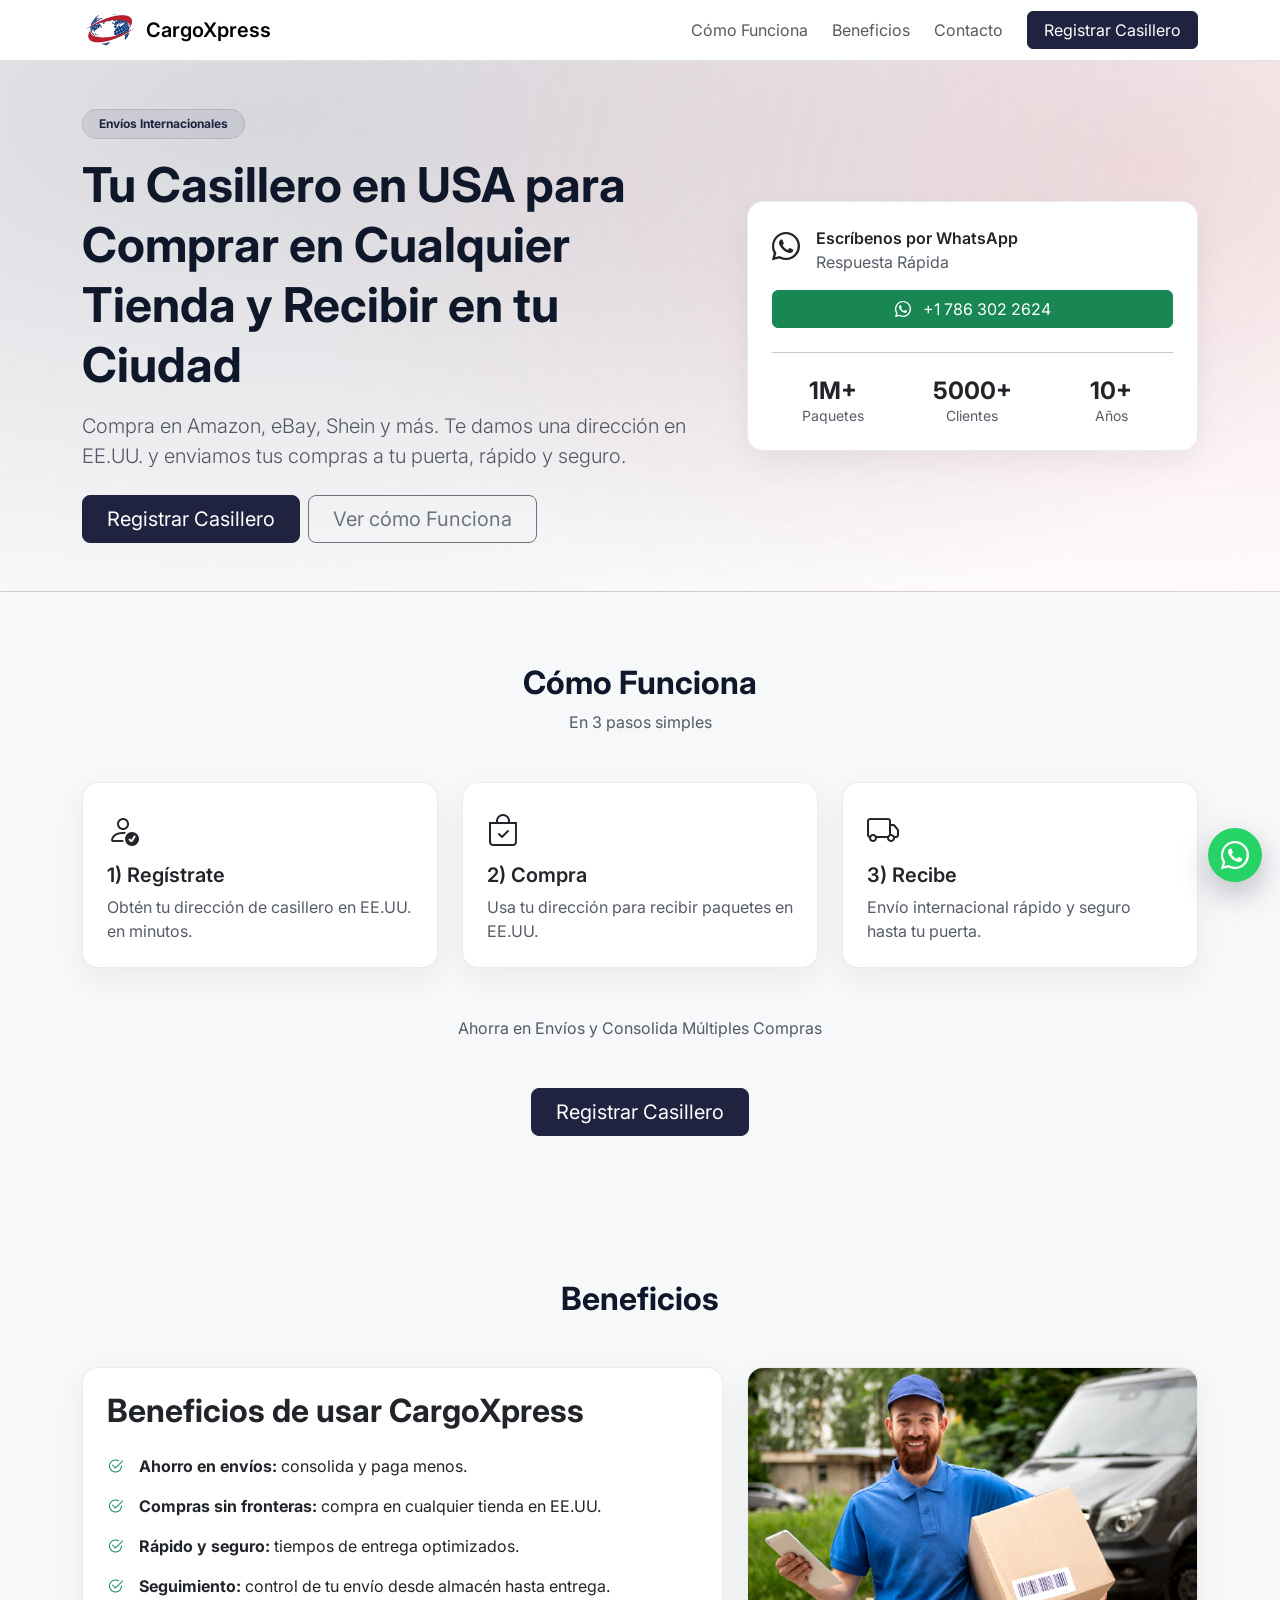
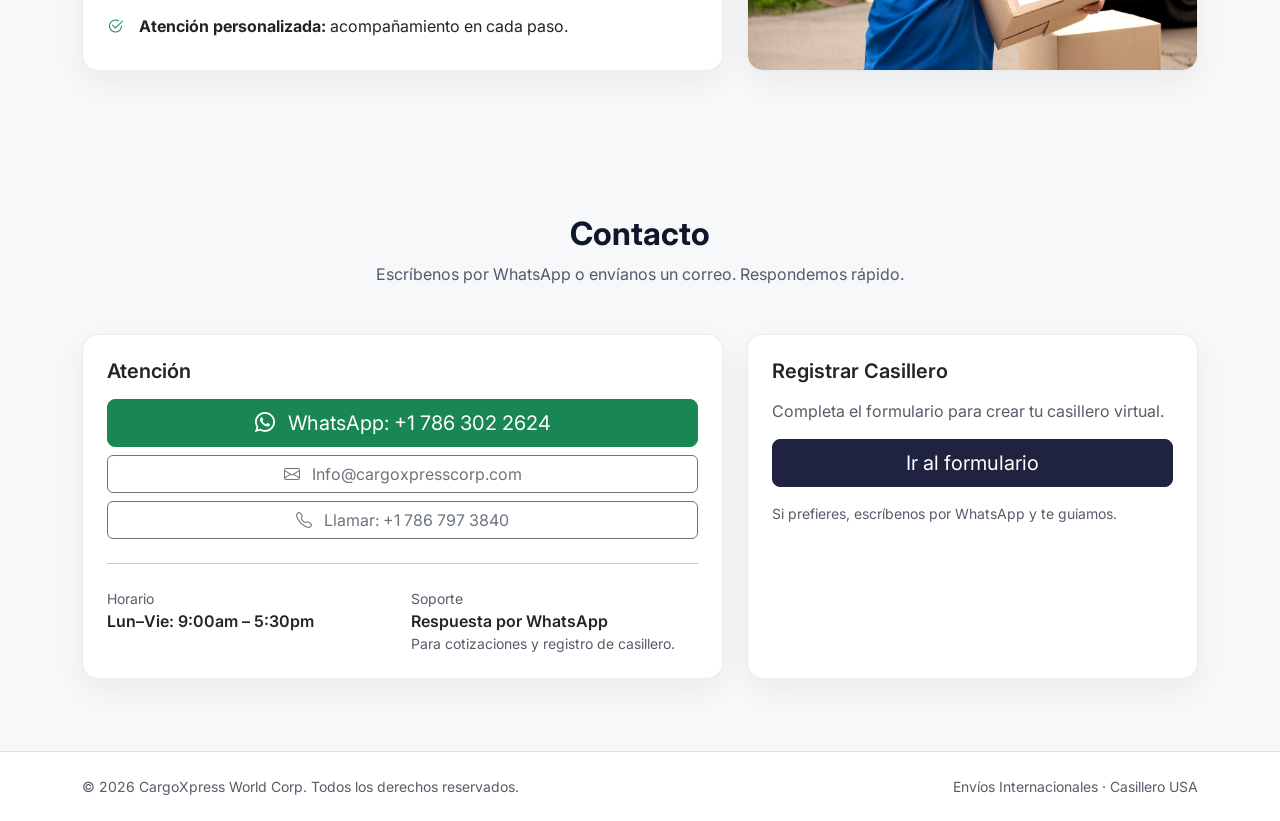
<file: cargoxpresscorp/public/index.html>
<!doctype html>
<html lang="es">

<head>
    <meta charset="utf-8" />
    <meta name="viewport" content="width=device-width, initial-scale=1" />
    <title>CargoXpress | Casillero en USA</title>

    <!-- Bootstrap -->
    <link href="https://cdn.jsdelivr.net/npm/bootstrap@5.3.3/dist/css/bootstrap.min.css" rel="stylesheet">
    <!-- Bootstrap Icons -->
    <link href="https://cdn.jsdelivr.net/npm/bootstrap-icons@1.11.3/font/bootstrap-icons.min.css" rel="stylesheet">
    <!-- Font -->
    <link rel="preconnect" href="https://fonts.googleapis.com">
    <link rel="preconnect" href="https://fonts.gstatic.com" crossorigin>
    <link href="https://fonts.googleapis.com/css2?family=Inter:wght@400;500;600;700&display=swap" rel="stylesheet">

    <style>
        :root {
            --brand: #1F2340;
            --accent: #C1121F;
            --bg: #F7F8FA;
            --text: #0F172A;
        }

        body {
            font-family: Inter, system-ui, -apple-system, Segoe UI, Roboto, Arial, sans-serif;
            color: var(--text);
            background: var(--bg);
        }

        .navbar {
            background: rgba(255, 255, 255, .9);
            backdrop-filter: blur(10px);
        }

        .btn-brand {
            background: var(--brand);
            border-color: var(--brand);
        }

        .btn-brand:hover {
            filter: brightness(.35);
            background: #171B3355;
            /* un tono un poco más oscuro que tu brand */
        }

        .hero {
            background: radial-gradient(1200px 600px at 20% 10%, rgba(31, 35, 64, .18), transparent),
                radial-gradient(900px 500px at 90% 20%, rgba(193, 18, 31, .12), transparent),
                #fff;
            border-bottom: 1px solid rgba(15, 23, 42, .08);
        }

        .card {
            border: 1px solid rgba(15, 23, 42, .08);
            border-radius: 16px;
            box-shadow: 0 10px 30px rgba(2, 6, 23, .06);
        }

        .feature-card {
            transition: transform .18s ease, box-shadow .18s ease, border-color .18s ease;
            cursor: default;
        }

        .feature-card:hover {
            transform: translateY(-4px);
            box-shadow: 0 16px 40px rgba(2, 6, 23, .12);
            border-color: rgba(31, 35, 64, .11);
        }

        .section {
            padding: 72px 0;
        }

        .badge-soft {
            background: rgba(31, 35, 64, .08);
            color: var(--brand);
            border: 1px solid rgba(31, 35, 64, .12);
        }

        .wa-float {
            position: fixed;
            right: 18px;
            bottom: 18px;
            z-index: 9999;
            width: 54px;
            height: 54px;
            border-radius: 999px;
            display: flex;
            align-items: center;
            justify-content: center;
            background: #25D366;
            color: white;
            box-shadow: 0 12px 30px rgba(2, 6, 23, .25);
        }

        .wa-float:hover {
            transform: translateY(-1px);
        }

        .muted {
            color: rgba(15, 23, 42, .7);
        }
    </style>
</head>

<body>
    <nav class="navbar navbar-expand-lg sticky-top border-bottom">
        <div class="container">
            <a class="navbar-brand fw-semibold d-flex align-items-center gap-2" href="#">
                <img src="images/logo_transparent.png" alt="CargoXpress" height="34">
                <span class="d-none d-sm-inline">CargoXpress</span>
            </a>

            <button class="navbar-toggler" type="button" data-bs-toggle="collapse" data-bs-target="#nav">
                <span class="navbar-toggler-icon"></span>
            </button>

            <div class="collapse navbar-collapse" id="nav">
                <ul class="navbar-nav ms-auto align-items-lg-center gap-lg-2">
                    <li class="nav-item"><a class="nav-link" href="#como">Cómo Funciona</a></li>
                    <li class="nav-item"><a class="nav-link" href="#beneficios">Beneficios</a></li>
                    <li class="nav-item"><a class="nav-link" href="#contact">Contacto</a></li>
                    <li class="nav-item ms-lg-2">
                        <a class="btn btn-brand text-white px-3" href="https://zcform.com/faNBw" target="_blank" rel="noopener">
                            Registrar Casillero
                        </a>
                    </li>
                </ul>
            </div>
        </div>
    </nav>

    <!-- HERO -->
    <header class="hero">
        <div class="container py-5">
            <div class="row align-items-center g-4">
                <div class="col-lg-7">
                    <span class="badge badge-soft rounded-pill px-3 py-2 mb-3">Envíos Internacionales</span>
                    <h1 class="display-5 fw-bold lh-sm">Tu Casillero en USA para Comprar en Cualquier Tienda y Recibir
                        en tu Ciudad</h1>
                    <p class="lead muted mt-3 mb-4">
                        Compra en Amazon, eBay, Shein y más. Te damos una dirección en EE.UU. y enviamos tus compras a
                        tu puerta, rápido y seguro.
                    </p>

                    <div class="d-flex gap-2 flex-wrap">
                        <a class="btn btn-brand text-white btn-lg px-4" target="_blank" rel="noopener"
                            href="https://zcform.com/faNBw">
                            Registrar Casillero
                        </a>
                        <a class="btn btn-outline-secondary btn-lg px-4" href="#como">Ver cómo Funciona</a>
                    </div>
                </div>

                <div class="col-lg-5">
                    <div class="card p-4">
                        <div class="d-flex align-items-start gap-3">
                            <div class="fs-3"><i class="bi bi-whatsapp"></i></div>
                            <div>
                                <div class="fw-semibold">Escríbenos por WhatsApp</div>
                                <div class="muted">Respuesta Rápida</div>
                            </div>
                        </div>

                        <a class="btn btn-success w-100 mt-3"
                            href="https://wa.me/17863022624?text=Hola%2C%20quiero%20registrar%20mi%20casillero%20virtual."
                            target="_blank" rel="noopener">
                            <i class="bi bi-whatsapp me-2"></i> +1 786 302 2624
                        </a>

                        <hr class="my-4">

                        <div class="row g-3 text-center">
                            <div class="col-4">
                                <div class="h4 fw-bold mb-0">1M+</div>
                                <div class="small muted">Paquetes</div>
                            </div>
                            <div class="col-4">
                                <div class="h4 fw-bold mb-0">5000+</div>
                                <div class="small muted">Clientes</div>
                            </div>
                            <div class="col-4">
                                <div class="h4 fw-bold mb-0">10+</div>
                                <div class="small muted">Años</div>
                            </div>
                        </div>
                    </div>
                </div>

            </div>
        </div>
    </header>

    <!-- CÓMO -->
    <section id="como" class="section">
        <div class="container">
            <div class="text-center mb-5">
                <h2 class="fw-bold">Cómo Funciona</h2>
                <p class="muted mb-0">En 3 pasos simples</p>
            </div>

            <div class="row g-4">
                <div class="col-md-4">
                    <div class="card p-4 h-100 feature-card">
                        <div class="fs-2 mb-2"><i class="bi bi-person-check"></i></div>
                        <h5 class="fw-semibold">1) Regístrate</h5>
                        <p class="muted mb-0">Obtén tu dirección de casillero en EE.UU. en minutos.</p>
                    </div>
                </div>
                <div class="col-md-4">
                    <div class="card p-4 h-100 feature-card">
                        <div class="fs-2 mb-2"><i class="bi bi-bag-check"></i></div>
                        <h5 class="fw-semibold">2) Compra</h5>
                        <p class="muted mb-0">Usa tu dirección para recibir paquetes en EE.UU.</p>
                    </div>
                </div>
                <div class="col-md-4">
                    <div class="card p-4 h-100 feature-card">
                        <div class="fs-2 mb-2"><i class="bi bi-truck"></i></div>
                        <h5 class="fw-semibold">3) Recibe</h5>
                        <p class="muted mb-0">Envío internacional rápido y seguro hasta tu puerta.</p>
                    </div>
                </div>
            </div>

            <div class="text-center mt-5">
                <p class="muted mb-0">Ahorra en Envíos y Consolida Múltiples Compras</p>
            </div>
            <div class="text-center mt-5">
                <a class="btn btn-brand text-white btn-lg px-4" target="_blank" rel="noopener" href="https://zcform.com/faNBw">
                    Registrar Casillero
                </a>
            </div>
        </div>
    </section>

    <!-- BENEFICIOS -->
    <section id="beneficios" class="section">
        <div class="container">
            <div class="text-center mb-5">
                <h2 class="fw-bold">Beneficios</h2>
            </div>
            <div class="row g-4 align-items-stretch">
                <div class="col-lg-7">
                    <div class="card p-4 h-100">
                        <h2 class="fw-bold mb-3">Beneficios de usar CargoXpress</h2>
                        <ul class="list-unstyled mb-0">
                            <li class="d-flex gap-3 py-2"><i
                                    class="bi bi-check2-circle text-success"></i><span><b>Ahorro en envíos:</b>
                                    consolida y paga menos.</span></li>
                            <li class="d-flex gap-3 py-2"><i
                                    class="bi bi-check2-circle text-success"></i><span><b>Compras sin fronteras:</b>
                                    compra en cualquier tienda en EE.UU.</span></li>
                            <li class="d-flex gap-3 py-2"><i
                                    class="bi bi-check2-circle text-success"></i><span><b>Rápido y seguro:</b> tiempos
                                    de entrega optimizados.</span></li>
                            <li class="d-flex gap-3 py-2"><i
                                    class="bi bi-check2-circle text-success"></i><span><b>Seguimiento:</b> control de tu
                                    envío desde almacén hasta entrega.</span></li>
                            <li class="d-flex gap-3 py-2"><i
                                    class="bi bi-check2-circle text-success"></i><span><b>Atención personalizada:</b>
                                    acompañamiento en cada paso.</span></li>
                        </ul>
                    </div>
                </div>

                <div class="col-lg-5">
                    <div class="card p-0 h-100 overflow-hidden">
                        <img src="images/beneficios.jpg" alt="CargoXpress - Envíos internacionales"
                            class="w-100 h-100 object-fit-cover" loading="lazy" />
                    </div>
                </div>
            </div>
        </div>
    </section>

    <!-- CONTACTO -->
    <section id="contact" class="section">
        <div class="container">
            <div class="text-center mb-5">
                <h2 class="fw-bold">Contacto</h2>
                <p class="muted mb-0">Escríbenos por WhatsApp o envíanos un correo. Respondemos rápido.</p>
            </div>

            <div class="row g-4">
                <div class="col-lg-7">
                    <div class="card p-4 h-100">
                        <h5 class="fw-semibold mb-3">Atención</h5>

                        <div class="d-flex flex-column gap-2">
                            <a class="btn btn-success btn-lg"
                                href="https://wa.me/17863022624?text=Hola%2C%20quiero%20informaci%C3%B3n%20sobre%20el%20casillero%20virtual."
                                target="_blank" rel="noopener">
                                <i class="bi bi-whatsapp me-2"></i> WhatsApp: +1 786 302 2624
                            </a>

                            <a class="btn btn-outline-secondary" href="mailto:info@cargoxpressworldcorp.com">
                                <i class="bi bi-envelope me-2"></i> Info@cargoxpresscorp.com
                            </a>

                            <a class="btn btn-outline-secondary" href="tel:+17863022624">
                                <i class="bi bi-telephone me-2"></i> Llamar: +1 786 797 3840
                            </a>
                        </div>

                        <hr class="my-4">

                        <div class="row g-3">
                            <div class="col-md-6">
                                <div class="small muted">Horario</div>
                                <div class="fw-semibold">Lun–Vie: 9:00am – 5:30pm</div>
                            </div>
                            <div class="col-md-6">
                                <div class="small muted">Soporte</div>
                                <div class="fw-semibold">Respuesta por WhatsApp</div>
                                <div class="muted small">Para cotizaciones y registro de casillero.</div>
                            </div>
                        </div>
                    </div>
                </div>

                <div class="col-lg-5">
                    <div class="card p-4 h-100">
                        <h5 class="fw-semibold mb-3">Registrar Casillero</h5>
                        <p class="muted">Completa el formulario para crear tu casillero virtual.</p>

                        <a class="btn btn-brand text-white btn-lg w-100" href="https://zcform.com/faNBw" target="_blank"
                            rel="noopener">
                            Ir al formulario
                        </a>

                        <div class="small muted mt-3">
                            Si prefieres, escríbenos por WhatsApp y te guiamos.
                        </div>
                    </div>
                </div>
            </div>
        </div>
    </section>

    <footer class="py-4 border-top bg-white">
        <div class="container d-flex flex-column flex-md-row justify-content-between align-items-center gap-2">
            <div class="small muted">© 2026 CargoXpress World Corp. Todos los derechos reservados.</div>
            <div class="small muted">Envíos Internacionales · Casillero USA</div>
        </div>
    </footer>

    <!-- WhatsApp floating -->
    <a class="wa-float" target="_blank" rel="noopener"
        href="https://wa.me/17863022624?text=Hola%2C%20quiero%20registrar%20mi%20casillero%20virtual."
        aria-label="WhatsApp">
        <i class="bi bi-whatsapp fs-3"></i>
    </a>

    <script src="https://cdn.jsdelivr.net/npm/bootstrap@5.3.3/dist/js/bootstrap.bundle.min.js"></script>
</body>

</html>
</file>
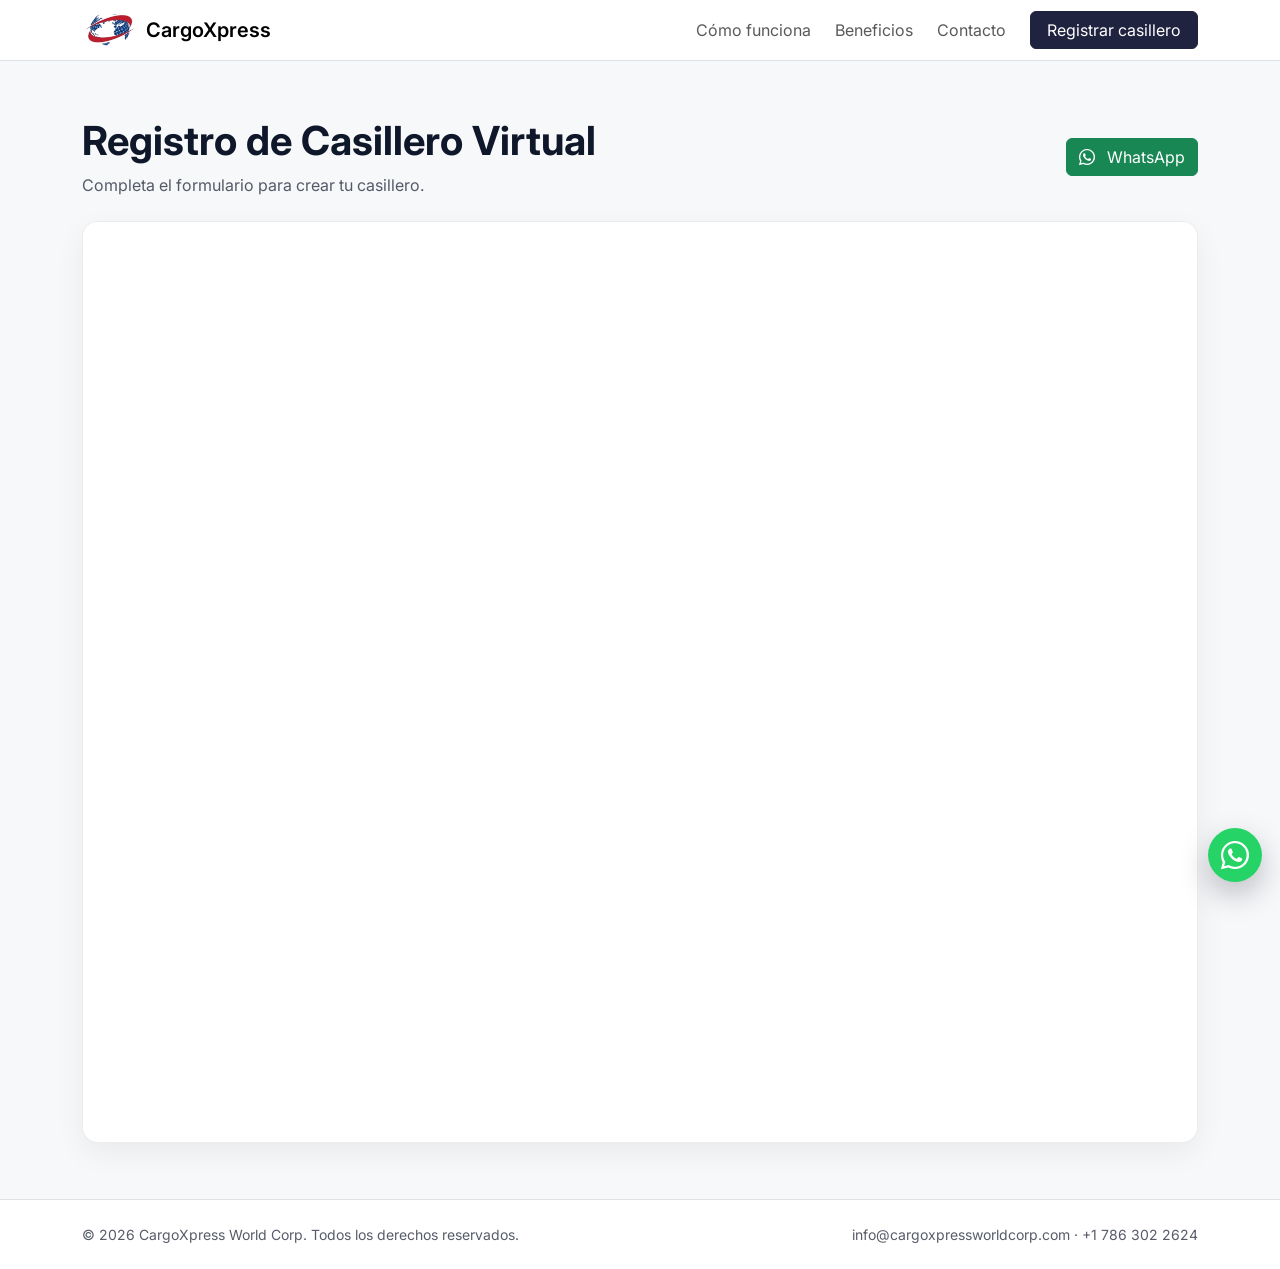
<file: cargoxpresscorp/public/registro_old.html>
<!doctype html>
<html lang="es">

<head>
    <meta charset="utf-8" />
    <meta name="viewport" content="width=device-width, initial-scale=1" />
    <title>Registro de Casillero | CargoXpress</title>

    <!-- Bootstrap -->
    <link href="https://cdn.jsdelivr.net/npm/bootstrap@5.3.3/dist/css/bootstrap.min.css" rel="stylesheet">
    <!-- Bootstrap Icons -->
    <link href="https://cdn.jsdelivr.net/npm/bootstrap-icons@1.11.3/font/bootstrap-icons.min.css" rel="stylesheet">
    <!-- Font -->
    <link rel="preconnect" href="https://fonts.googleapis.com">
    <link rel="preconnect" href="https://fonts.gstatic.com" crossorigin>
    <link href="https://fonts.googleapis.com/css2?family=Inter:wght@400;500;600;700&display=swap" rel="stylesheet">

    <style>
        :root {
            --brand: #1F2340;
            --accent: #C1121F;
            --bg: #F7F8FA;
            --text: #0F172A;
        }

        html {
            scroll-behavior: smooth;
        }

        body {
            font-family: Inter, system-ui, -apple-system, Segoe UI, Roboto, Arial, sans-serif;
            color: var(--text);
            background: var(--bg);
        }

        .navbar {
            background: rgba(255, 255, 255, .9);
            backdrop-filter: blur(10px);
        }

        .btn-brand {
            background: var(--brand);
            border-color: var(--brand);
        }

        .btn-brand:hover {
            filter: brightness(.95);
        }

        .card {
            border: 1px solid rgba(15, 23, 42, .08);
            border-radius: 16px;
            box-shadow: 0 10px 30px rgba(2, 6, 23, .06);
        }

        .section {
            padding: 56px 0;
        }

        .muted {
            color: rgba(15, 23, 42, .7);
        }

        /* Iframe container */
        .iframe-wrap {
            position: relative;
            width: 100%;
            background: #fff;
            min-height: 920px;
            /* ajusta si quieres */
        }

        .iframe-wrap iframe {
            position: absolute;
            inset: 0;
            width: 100%;
            height: 100%;
            border: 0;
            display: block;
        }

        .loading-overlay {
            position: absolute;
            inset: 0;
            display: flex;
            align-items: center;
            justify-content: center;
            background: rgba(255, 255, 255, .92);
            gap: 12px;
            z-index: 2;
        }

        @media (max-width: 576px) {
            .iframe-wrap {
                min-height: 980px;
            }
        }

        /* WhatsApp floating */
        .wa-float {
            position: fixed;
            right: 18px;
            bottom: 18px;
            z-index: 9999;
            width: 54px;
            height: 54px;
            border-radius: 999px;
            display: flex;
            align-items: center;
            justify-content: center;
            background: #25D366;
            color: white;
            box-shadow: 0 12px 30px rgba(2, 6, 23, .25);
        }
    </style>
</head>

<body>
    <!-- Navbar -->
    <nav class="navbar navbar-expand-lg sticky-top border-bottom">
        <div class="container">
            <a class="navbar-brand fw-semibold d-flex align-items-center gap-2" href="index.html">
                <img src="images/logo_transparent.png" alt="CargoXpress" height="34">
                <span class="d-none d-sm-inline">CargoXpress</span>
            </a>

            <button class="navbar-toggler" type="button" data-bs-toggle="collapse" data-bs-target="#nav">
                <span class="navbar-toggler-icon"></span>
            </button>

            <div class="collapse navbar-collapse" id="nav">
                <ul class="navbar-nav ms-auto align-items-lg-center gap-lg-2">
                    <li class="nav-item"><a class="nav-link" href="index.html#como">Cómo funciona</a></li>
                    <li class="nav-item"><a class="nav-link" href="index.html#beneficios">Beneficios</a></li>
                    <li class="nav-item"><a class="nav-link" href="index.html#contact">Contacto</a></li>
                    <li class="nav-item ms-lg-2">
                        <a class="btn btn-brand text-white px-3" href="/registro.html">Registrar casillero</a>
                    </li>
                </ul>
            </div>
        </div>
    </nav>

    <!-- Header -->
    <section class="section">
        <div class="container">
            <div class="row g-4 align-items-center">
                <div class="col-lg-8">
                    <h1 class="fw-bold mb-2">Registro de Casillero Virtual</h1>
                    <p class="muted mb-0">
                        Completa el formulario para crear tu casillero.
                    </p>
                    <!-- <p>Si el formulario no carga dentro de la página, puedes abrirlo en una pestaña nueva.</p> -->
                </div>
                <div class="col-lg-4 d-flex gap-2 justify-content-lg-end flex-wrap">
                    <!--           <a class="btn btn-outline-secondary"
             href="https://cargoxpressworldcorp.zcrmportals.com/crm/WebFormServeServlet?rid=c6fa15d3e12ca3421aebe195dcc10470f0f24005e830abea940eb374d2205949ec32093ae98f8386d0fc749eb0fb5baagid8545faa0e08912e230d68a7b27702538722ea1ee9fbcbbb4b3c511a059606dde"
             target="_blank" rel="noopener">
            Abrir en pestaña nueva
          </a> -->
                    <a class="btn btn-success"
                        href="https://wa.me/17863022624?text=Hola%2C%20necesito%20ayuda%20para%20registrar%20mi%20casillero%20virtual."
                        target="_blank" rel="noopener">
                        <i class="bi bi-whatsapp me-2"></i> WhatsApp
                    </a>
                </div>
            </div>

            <div class="card p-0 mt-4 overflow-hidden">
                <div class="iframe-wrap" id="iframeWrap">
                    <div class="loading-overlay" id="loadingOverlay">
                        <div class="spinner-border" role="status" aria-label="Cargando"></div>
                        <div class="fw-semibold">Cargando formulario…</div>
                    </div>

                    <iframe id="zohoForm" title="Formulario de Registro CargoXpress" loading="lazy"
                        referrerpolicy="no-referrer-when-downgrade" src="https://cargoxpressworldcorp.zcrmportals.com/crm/WebFormServeServlet?rid=c6fa15d3e12ca3421aebe195dcc10470f0f24005e830abea940eb374d2205949ec32093ae98f8386d0fc749eb0fb5baagid8545faa0e08912e230d68a7b27702538722ea1ee9fbcbbb4b3c511a059606dde">
                    </iframe>
                </div>

                <!--         <div class="small muted mt-3">
          Si ves el formulario en blanco o cortado, usa “Abrir en pestaña nueva”.
        </div> -->
            </div>
        </div>
    </section>

    <!-- Footer -->
    <footer class="py-4 border-top bg-white">
        <div class="container d-flex flex-column flex-md-row justify-content-between align-items-center gap-2">
            <div class="small muted">© 2026 CargoXpress World Corp. Todos los derechos reservados.</div>
            <div class="small muted">info@cargoxpressworldcorp.com · +1 786 302 2624</div>
        </div>
    </footer>

    <!-- WhatsApp floating -->
    <a class="wa-float" target="_blank" rel="noopener"
        href="https://wa.me/17863022624?text=Hola%2C%20quiero%20registrar%20mi%20casillero%20virtual."
        aria-label="WhatsApp">
        <i class="bi bi-whatsapp fs-3"></i>
    </a>

    <script src="https://cdn.jsdelivr.net/npm/bootstrap@5.3.3/dist/js/bootstrap.bundle.min.js"></script>
    <script>
        const iframe = document.getElementById('zohoForm');
        const overlay = document.getElementById('loadingOverlay');

        // Oculta loading cuando cargue (si el navegador permite el evento load)
        iframe.addEventListener('load', () => {
            overlay.style.display = 'none';
        });

        // Fallback: si a los X segundos no cargó, igual quitamos overlay para que el usuario vea algo.
        setTimeout(() => {
            overlay.style.display = 'none';
        }, 8000);
    </script>
</body>

</html>
</file>
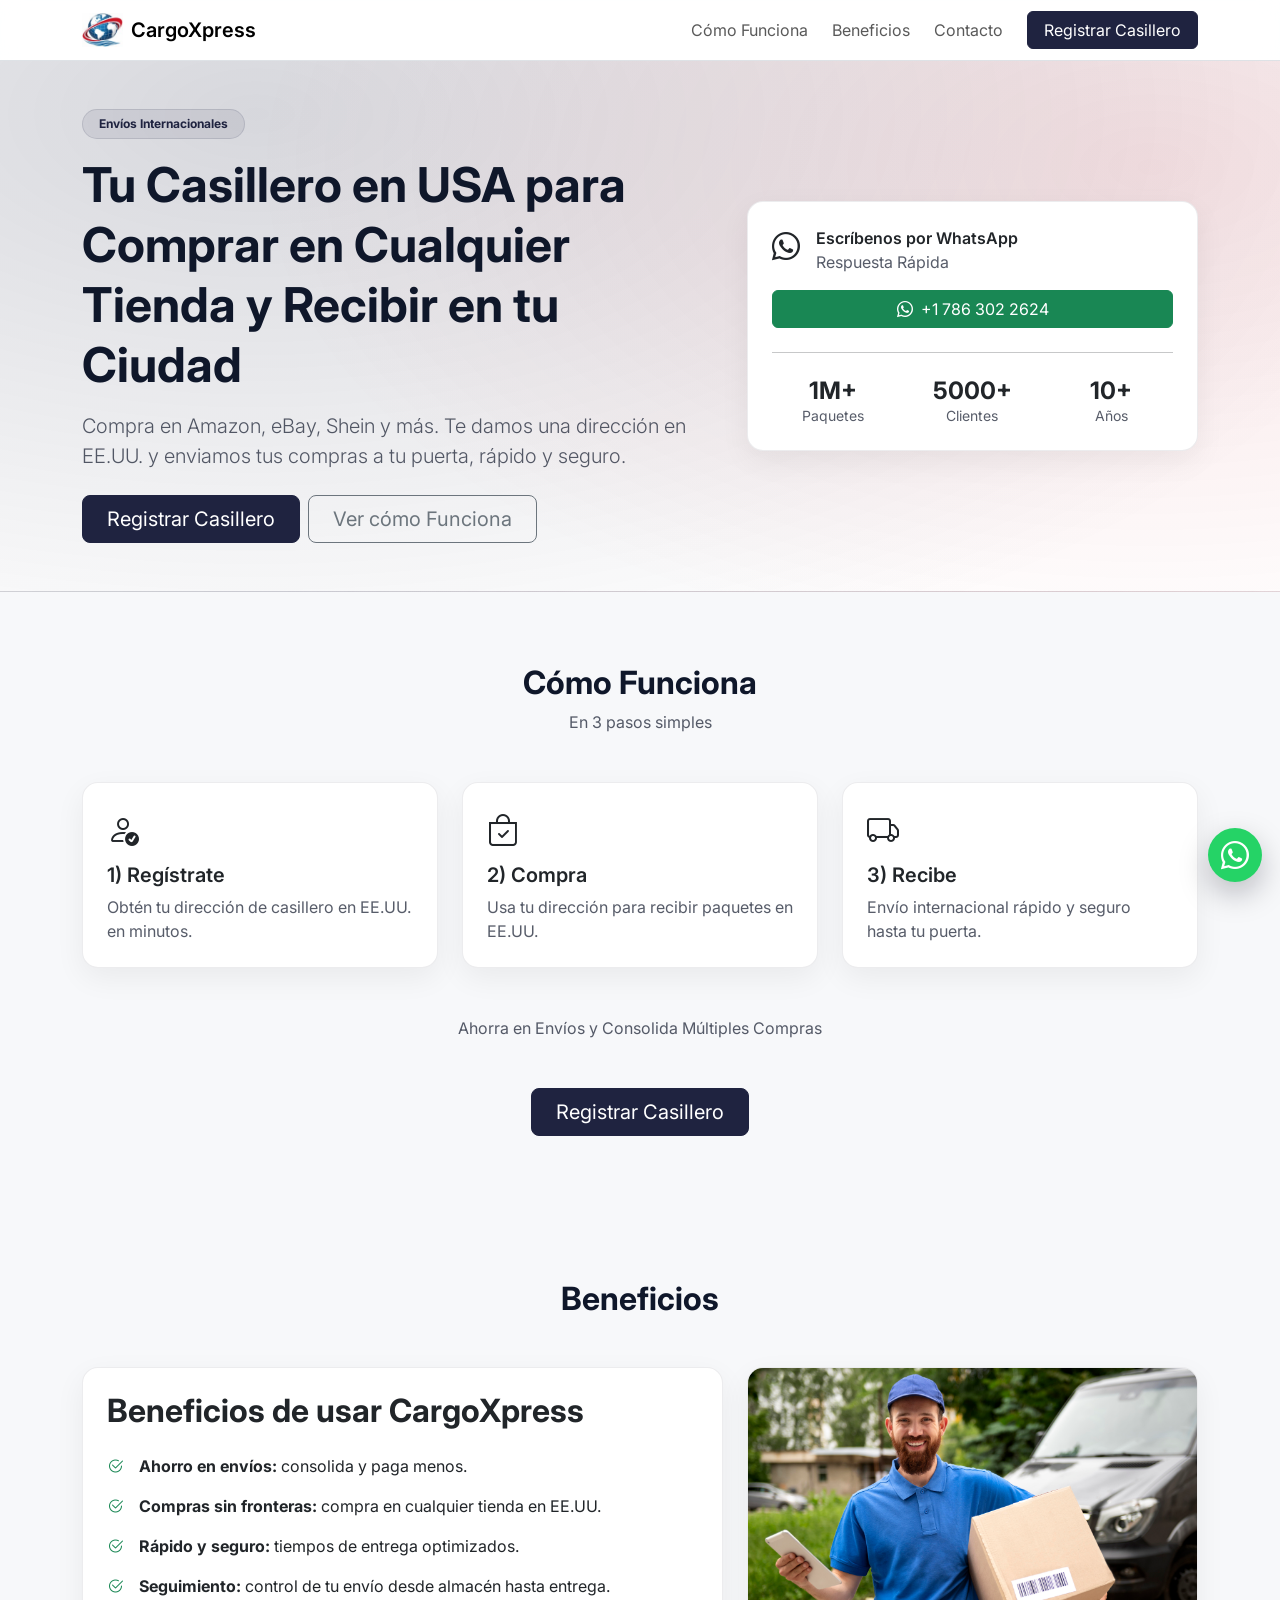
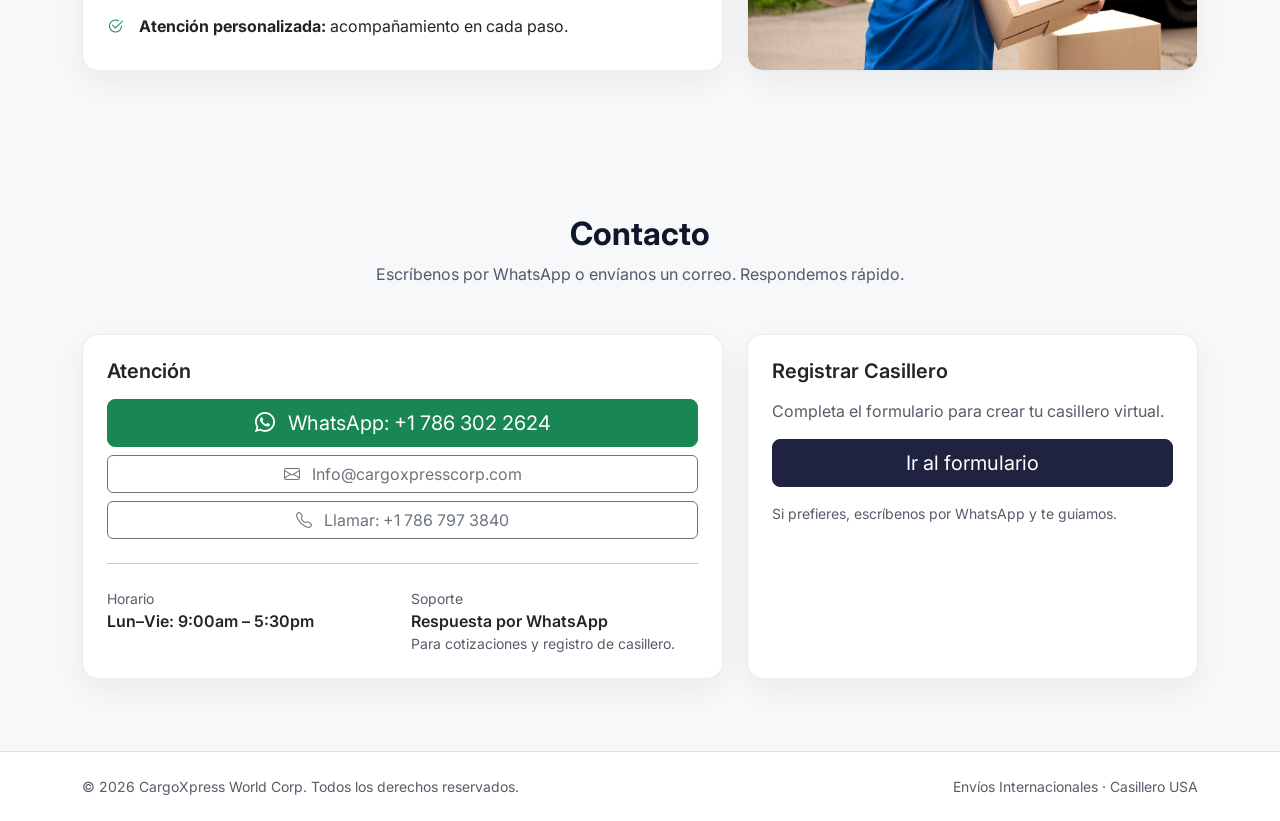
<file: public/admin/preview.html>
<!doctype html>
<html lang="es">

<head>
    <meta charset="utf-8" />
    <meta name="viewport" content="width=device-width, initial-scale=1" />
    <title>Preview | CargoXpress</title>
    <link href="https://cdn.jsdelivr.net/npm/bootstrap@5.3.3/dist/css/bootstrap.min.css" rel="stylesheet">
    <link href="https://cdn.jsdelivr.net/npm/bootstrap-icons@1.11.3/font/bootstrap-icons.min.css" rel="stylesheet">
    <link rel="preconnect" href="https://fonts.googleapis.com">
    <link rel="preconnect" href="https://fonts.gstatic.com" crossorigin>
    <link href="https://fonts.googleapis.com/css2?family=Inter:wght@400;500;600;700&display=swap" rel="stylesheet">
    <link rel="stylesheet" href="../css/variables.css">
    <link rel="stylesheet" href="../css/styles.css">
</head>

<body>
    <nav class="navbar navbar-expand-lg sticky-top border-bottom">
        <div class="container">
            <a class="navbar-brand fw-semibold d-flex align-items-center gap-2" data-link="navbar.brandLink" href="#">
                <img data-image="branding.logo" src="../images/logo.jpg" alt="CargoXpress" height="34">
                <span class="d-none d-sm-inline" data-text="navbar.brandName">CargoXpress</span>
            </a>
            <button class="navbar-toggler" type="button" data-bs-toggle="collapse" data-bs-target="#nav">
                <span class="navbar-toggler-icon"></span>
            </button>
            <div class="collapse navbar-collapse" id="nav">
                <ul class="navbar-nav ms-auto align-items-lg-center gap-lg-2" data-nav-items>
                    <li class="nav-item"><a class="nav-link" href="#como">Cómo Funciona</a></li>
                    <li class="nav-item"><a class="nav-link" href="#beneficios">Beneficios</a></li>
                    <li class="nav-item"><a class="nav-link" href="#contact">Contacto</a></li>
                    <li class="nav-item ms-lg-2">
                        <a class="btn btn-brand text-white px-3" href="https://zcform.com/faNBw" target="_blank" rel="noopener">Registrar Casillero</a>
                    </li>
                </ul>
            </div>
        </div>
    </nav>

    <main data-layout-root>
        <header class="hero" data-section="hero">
            <div class="container py-5">
                <div class="row align-items-center g-4">
                    <div class="col-lg-7">
                        <span class="badge badge-soft rounded-pill px-3 py-2 mb-3" data-text="hero.badge">Envíos Internacionales</span>
                        <h1 class="display-5 fw-bold lh-sm" data-text="hero.title">Tu Casillero en USA para Comprar en Cualquier Tienda y Recibir en tu Ciudad</h1>
                        <p class="lead muted mt-3 mb-4" data-text="hero.subtitle">Compra en Amazon, eBay, Shein y más. Te damos una dirección en EE.UU. y enviamos tus compras a tu puerta, rápido y seguro.</p>
                        <div class="d-flex gap-2 flex-wrap">
                            <a class="btn btn-brand text-white btn-lg px-4" data-link="hero.primaryCta.url" data-text="hero.primaryCta.label" target="_blank" rel="noopener" href="https://zcform.com/faNBw">Registrar Casillero</a>
                            <a class="btn btn-outline-secondary btn-lg px-4" data-link="hero.secondaryCta.url" data-text="hero.secondaryCta.label" href="#como">Ver cómo Funciona</a>
                        </div>
                    </div>
                    <div class="col-lg-5">
                        <div class="card p-4">
                            <div class="d-flex align-items-start gap-3">
                                <div class="fs-3"><i class="bi bi-whatsapp"></i></div>
                                <div>
                                    <div class="fw-semibold" data-text="hero.contactCard.title">Escríbenos por WhatsApp</div>
                                    <div class="muted" data-text="hero.contactCard.subtitle">Respuesta Rápida</div>
                                </div>
                            </div>
                            <a class="btn btn-success w-100 mt-3" data-link="hero.contactCard.button.url" target="_blank" rel="noopener" href="https://wa.me/17863022624?text=Hola%2C%20quiero%20registrar%20mi%20casillero%20virtual.">
                                <i class="bi bi-whatsapp me-2"></i><span data-text="hero.contactCard.button.label">+1 786 302 2624</span>
                            </a>
                            <hr class="my-4">
                            <div class="row g-3 text-center" data-hero-stats>
                                <div class="col-4">
                                    <div class="h4 fw-bold mb-0">1M+</div>
                                    <div class="small muted">Paquetes</div>
                                </div>
                                <div class="col-4">
                                    <div class="h4 fw-bold mb-0">5000+</div>
                                    <div class="small muted">Clientes</div>
                                </div>
                                <div class="col-4">
                                    <div class="h4 fw-bold mb-0">10+</div>
                                    <div class="small muted">Años</div>
                                </div>
                            </div>
                        </div>
                    </div>
                </div>
            </div>
        </header>

        <section id="como" class="section" data-section="como">
            <div class="container">
                <div class="text-center mb-5">
                    <h2 class="fw-bold" data-text="howItWorks.heading">Cómo Funciona</h2>
                    <p class="muted mb-0" data-text="howItWorks.subheading">En 3 pasos simples</p>
                </div>
                <div class="row g-4" data-how-steps>
                    <div class="col-md-4">
                        <div class="card p-4 h-100 feature-card">
                            <div class="fs-2 mb-2"><i class="bi bi-person-check"></i></div>
                            <h5 class="fw-semibold">1) Regístrate</h5>
                            <p class="muted mb-0">Obtén tu dirección de casillero en EE.UU. en minutos.</p>
                        </div>
                    </div>
                    <div class="col-md-4">
                        <div class="card p-4 h-100 feature-card">
                            <div class="fs-2 mb-2"><i class="bi bi-bag-check"></i></div>
                            <h5 class="fw-semibold">2) Compra</h5>
                            <p class="muted mb-0">Usa tu dirección para recibir paquetes en EE.UU.</p>
                        </div>
                    </div>
                    <div class="col-md-4">
                        <div class="card p-4 h-100 feature-card">
                            <div class="fs-2 mb-2"><i class="bi bi-truck"></i></div>
                            <h5 class="fw-semibold">3) Recibe</h5>
                            <p class="muted mb-0">Envío internacional rápido y seguro hasta tu puerta.</p>
                        </div>
                    </div>
                </div>
                <div class="text-center mt-5">
                    <p class="muted mb-0" data-text="howItWorks.note">Ahorra en Envíos y Consolida Múltiples Compras</p>
                </div>
                <div class="text-center mt-5">
                    <a class="btn btn-brand text-white btn-lg px-4" data-link="howItWorks.cta.url" data-text="howItWorks.cta.label" target="_blank" rel="noopener" href="https://zcform.com/faNBw">Registrar Casillero</a>
                </div>
            </div>
        </section>

        <section id="beneficios" class="section" data-section="beneficios">
            <div class="container">
                <div class="text-center mb-5">
                    <h2 class="fw-bold" data-text="benefits.heading">Beneficios</h2>
                </div>
                <div class="row g-4 align-items-stretch">
                    <div class="col-lg-7">
                        <div class="card p-4 h-100">
                            <h2 class="fw-bold mb-3" data-text="benefits.title">Beneficios de usar CargoXpress</h2>
                            <ul class="list-unstyled mb-0" data-benefit-items>
                                <li class="d-flex gap-3 py-2"><i class="bi bi-check2-circle text-success"></i><span><b>Ahorro en envíos:</b> consolida y paga menos.</span></li>
                                <li class="d-flex gap-3 py-2"><i class="bi bi-check2-circle text-success"></i><span><b>Compras sin fronteras:</b> compra en cualquier tienda en EE.UU.</span></li>
                                <li class="d-flex gap-3 py-2"><i class="bi bi-check2-circle text-success"></i><span><b>Rápido y seguro:</b> tiempos de entrega optimizados.</span></li>
                                <li class="d-flex gap-3 py-2"><i class="bi bi-check2-circle text-success"></i><span><b>Seguimiento:</b> control de tu envío desde almacén hasta entrega.</span></li>
                                <li class="d-flex gap-3 py-2"><i class="bi bi-check2-circle text-success"></i><span><b>Atención personalizada:</b> acompañamiento en cada paso.</span></li>
                            </ul>
                        </div>
                    </div>
                    <div class="col-lg-5">
                        <div class="card p-0 h-100 overflow-hidden">
                            <img data-image="benefits.image" src="../images/beneficios.jpg" alt="CargoXpress - Envíos internacionales" class="w-100 h-100 object-fit-cover" loading="lazy" />
                        </div>
                    </div>
                </div>
            </div>
        </section>

        <section id="contact" class="section" data-section="contact">
            <div class="container">
                <div class="text-center mb-5">
                    <h2 class="fw-bold" data-text="contact.heading">Contacto</h2>
                    <p class="muted mb-0" data-text="contact.subheading">Escríbenos por WhatsApp o envíanos un correo. Respondemos rápido.</p>
                </div>
                <div class="row g-4">
                    <div class="col-lg-7">
                        <div class="card p-4 h-100">
                            <h5 class="fw-semibold mb-3" data-text="contact.attentionTitle">Atención</h5>
                            <div class="d-flex flex-column gap-2" data-contact-actions>
                                <a class="btn btn-success btn-lg" href="https://wa.me/17863022624?text=Hola%2C%20quiero%20informaci%C3%B3n%20sobre%20el%20casillero%20virtual." target="_blank" rel="noopener">
                                    <i class="bi bi-whatsapp me-2"></i> WhatsApp: +1 786 302 2624
                                </a>
                                <a class="btn btn-outline-secondary" href="mailto:info@cargoxpressworldcorp.com">
                                    <i class="bi bi-envelope me-2"></i> Info@cargoxpresscorp.com
                                </a>
                                <a class="btn btn-outline-secondary" href="tel:+17863022624">
                                    <i class="bi bi-telephone me-2"></i> Llamar: +1 786 797 3840
                                </a>
                            </div>
                            <hr class="my-4">
                            <div class="row g-3">
                                <div class="col-md-6">
                                    <div class="small muted" data-text="contact.schedule.label">Horario</div>
                                    <div class="fw-semibold" data-text="contact.schedule.value">Lun–Vie: 9:00am – 5:30pm</div>
                                </div>
                                <div class="col-md-6">
                                    <div class="small muted" data-text="contact.support.label">Soporte</div>
                                    <div class="fw-semibold" data-text="contact.support.value">Respuesta por WhatsApp</div>
                                    <div class="muted small" data-text="contact.support.note">Para cotizaciones y registro de casillero.</div>
                                </div>
                            </div>
                        </div>
                    </div>
                    <div class="col-lg-5">
                        <div class="card p-4 h-100">
                            <h5 class="fw-semibold mb-3" data-text="contact.registerCard.title">Registrar Casillero</h5>
                            <p class="muted" data-text="contact.registerCard.description">Completa el formulario para crear tu casillero virtual.</p>
                            <a class="btn btn-brand text-white btn-lg w-100" data-link="contact.registerCard.cta.url" data-text="contact.registerCard.cta.label" href="https://zcform.com/faNBw" target="_blank" rel="noopener">Ir al formulario</a>
                            <div class="small muted mt-3" data-text="contact.registerCard.note">Si prefieres, escríbenos por WhatsApp y te guiamos.</div>
                        </div>
                    </div>
                </div>
            </div>
        </section>

        <footer class="py-4 border-top bg-white" data-section="footer">
            <div class="container d-flex flex-column flex-md-row justify-content-between align-items-center gap-2">
                <div class="small muted" data-text="footer.copy">© 2026 CargoXpress World Corp. Todos los derechos reservados.</div>
                <div class="small muted" data-text="footer.tagline">Envíos Internacionales · Casillero USA</div>
            </div>
        </footer>
    </main>

    <a class="wa-float" data-link="floatingWhatsapp.url" target="_blank" rel="noopener" href="https://wa.me/17863022624?text=Hola%2C%20quiero%20registrar%20mi%20casillero%20virtual." aria-label="WhatsApp">
        <i class="bi bi-whatsapp fs-3"></i>
    </a>

    <script type="module" src="js/admin-preview.js"></script>
</body>

</html>
</file>
<file: public/css/variables.css>
:root {
    --brand: #1F2340;
    --accent: #C1121F;
    --bg: #F7F8FA;
    --text: #0F172A;
    --muted-text: rgba(15, 23, 42, .7);
    --button-color: var(--brand);
    --button-text: #fff;
    --highlight-text: var(--brand);
    --navbar-background: rgba(255, 255, 255, .9);
    --navbar-brand-text: #000;
    --navbar-link-text: rgba(0, 0, 0, .65);
    --card-background: #fff;
    --section-one-background: transparent;
    --section-two-background: transparent;
    --section-three-background: transparent;
    --footer-background: #fff;
    --footer-text: rgba(15, 23, 42, .7);
    --hero-background:
        radial-gradient(1200px 600px at 20% 10%, rgba(31, 35, 64, .18), transparent),
        radial-gradient(900px 500px at 90% 20%, rgba(193, 18, 31, .12), transparent),
        #fff;
}
</file>
<file: public/css/styles.css>
body {
    font-family: Inter, system-ui, -apple-system, Segoe UI, Roboto, Arial, sans-serif;
    color: var(--text);
    background: var(--bg);
}

body.site-pending {
    opacity: 0;
}

body.site-ready,
body.site-failed {
    opacity: 1;
}

.navbar {
    background: var(--navbar-background);
    backdrop-filter: blur(10px);
}

.navbar .navbar-brand {
    color: var(--navbar-brand-text);
}

.navbar .nav-link {
    color: var(--navbar-link-text);
}

.navbar .nav-link:hover,
.navbar .nav-link:focus {
    color: var(--navbar-brand-text);
}

.btn-brand {
    background: var(--button-color);
    border-color: var(--button-color);
    color: var(--button-text) !important;
}

.btn-brand:hover {
    filter: brightness(.35);
    background: #171B3355;
}

.hero {
    background: var(--hero-background);
    border-bottom: 1px solid rgba(15, 23, 42, .08);
}

.card {
    border: 1px solid rgba(15, 23, 42, .08);
    border-radius: 16px;
    box-shadow: 0 10px 30px rgba(2, 6, 23, .06);
    background: var(--card-background);
}

.feature-card {
    transition: transform .18s ease, box-shadow .18s ease, border-color .18s ease;
    cursor: default;
}

.feature-card:hover {
    transform: translateY(-4px);
    box-shadow: 0 16px 40px rgba(2, 6, 23, .12);
    border-color: rgba(31, 35, 64, .11);
}

.section {
    padding: 72px 0;
}

[data-section="como"] {
    background: var(--section-one-background);
}

[data-section="beneficios"] {
    background: var(--section-two-background);
}

[data-section="contact"] {
    background: var(--section-three-background);
}

.badge-soft {
    background: rgba(31, 35, 64, .08);
    color: var(--highlight-text);
    border: 1px solid rgba(31, 35, 64, .12);
}

.wa-float {
    position: fixed;
    right: 18px;
    bottom: 18px;
    z-index: 9999;
    width: 54px;
    height: 54px;
    border-radius: 999px;
    display: flex;
    align-items: center;
    justify-content: center;
    background: #25D366;
    color: white;
    box-shadow: 0 12px 30px rgba(2, 6, 23, .25);
}

.wa-float:hover {
    transform: translateY(-1px);
}

.muted {
    color: var(--muted-text);
}

footer[data-section="footer"] {
    background: var(--footer-background) !important;
}

footer[data-section="footer"] .muted {
    color: var(--footer-text);
}
</file>
